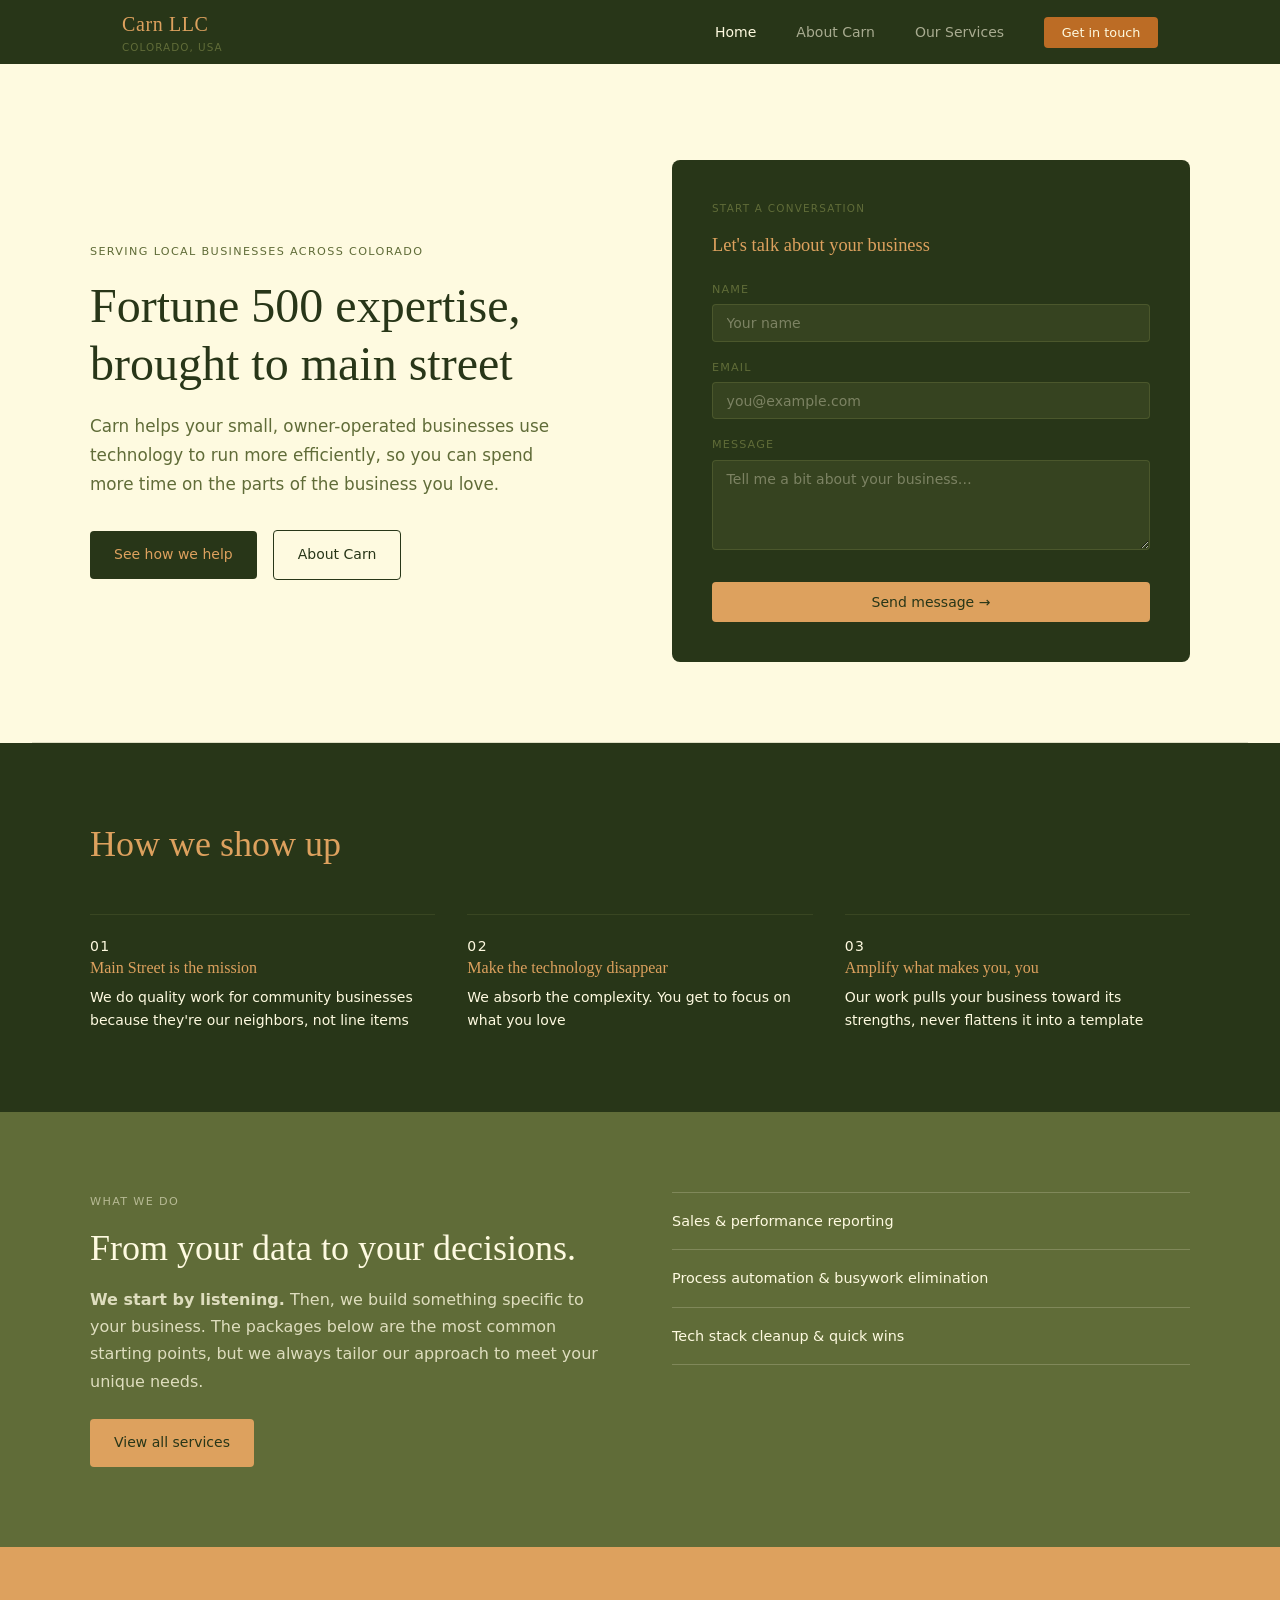
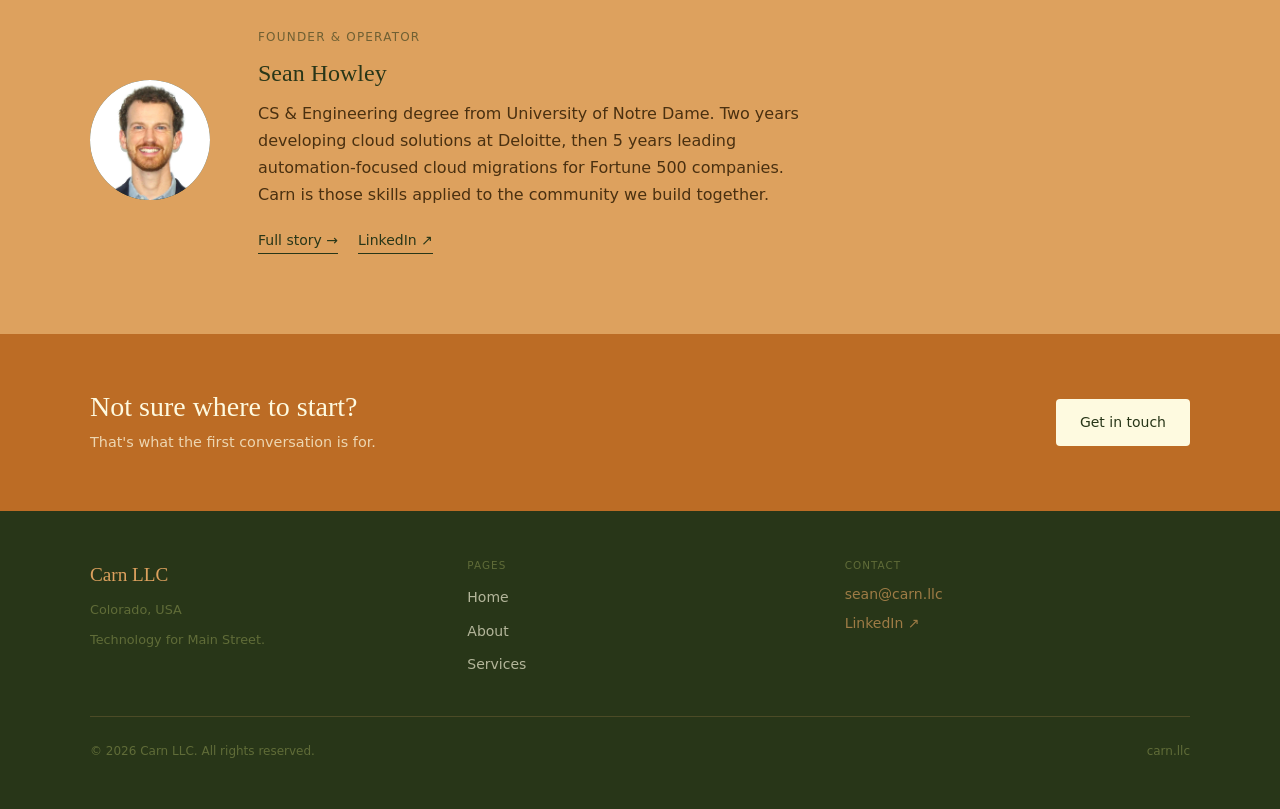
<file: index.html>
<!DOCTYPE html>
<html lang="en">
<head>
  <meta charset="UTF-8" />
  <meta name="viewport" content="width=device-width, initial-scale=1.0" />
  <title>Carn LLC — Technology for Main Street</title>
  <meta name="description" content="Carn LLC brings world-class technology and automation skills to small, owner-operated businesses across Colorado." />
  <link rel="stylesheet" href="styles.css" />
  <style>
    .hero {
      background: var(--cornsilk);
      padding: 6rem 2rem 5rem;
    }
    .hero-inner {
      max-width: var(--max-w);
      margin: 0 auto;
      display: grid;
      grid-template-columns: 1fr 1fr;
      gap: 4rem;
      align-items: center;
    }
    .hero-content h1 { margin-bottom: 1.25rem; }
    .hero-content p {
      font-size: 1.05rem;
      color: var(--dark-moss);
      max-width: 460px;
      margin-bottom: 2rem;
    }
    .hero-ctas { display: flex; gap: 1rem; flex-wrap: wrap; align-items: center; }
    .hero-aside {
      background: var(--pakistan);
      border-radius: 8px;
      padding: 2.5rem;
    }
    .hero-aside-label {
      font-size: 0.65rem;
      letter-spacing: 0.12em;
      text-transform: uppercase;
      color: var(--dark-moss);
      font-weight: 500;
      margin-bottom: 1rem;
      display: block;
    }
    .hero-aside blockquote {
      font-family: var(--font);
      font-size: 1.15rem;
      color: var(--earth);
      line-height: 1.6;
      font-style: italic;
      border-left: 2px solid var(--dark-moss);
      padding-left: 1.25rem;
    }
    .hero-aside h3 {
      font-family: var(--font);
      color: var(--earth);
      font-size: 1.15rem;
      margin-bottom: 1.5rem;
    }
    .values {
      background: var(--pakistan);
      padding: var(--section-pad);
    }
    .values-inner { max-width: var(--max-w); margin: 0 auto; }
    .values-header {
      margin-bottom: 3rem;
      display: flex;
      justify-content: space-between;
      align-items: flex-end;
      flex-wrap: wrap;
      gap: 1rem;
    }
    .values-header h2 { color: var(--earth); }
    .values-header p { font-size: 0.9rem; color: var(--cornsilk); max-width: 340px; margin: 0; }
    .values-grid { display: grid; grid-template-columns: repeat(3, 1fr); gap: 2rem; }
    .value-card { border-top: 1px solid rgba(96,108,56,0.3); padding-top: 1.25rem; }
    .value-num { font-size: 0.65rem; letter-spacing: 0.1em; color: var(--cornsilk); font-weight: 500; margin-bottom: 0.6rem; }
    .value-card h3 { color: var(--earth); margin-bottom: 0.5rem; font-size: 1rem; }
    .value-card p { font-size: 0.875rem; color: var(--cornsilk); margin: 0; line-height: 1.65; }

    .services-preview {
      background: var(--dark-moss);
      padding: var(--section-pad);
    }
    .services-preview-inner {
      max-width: var(--max-w);
      margin: 0 auto;
      display: grid;
      grid-template-columns: 1fr 1fr;
      gap: 4rem;
      align-items: start;
    }
    .services-preview-left h2 { color: var(--cornsilk); margin-bottom: 1rem; }
    .services-preview-left p { color: var(--cornsilk); opacity: 0.8; margin-bottom: 1.5rem; }
    .services-list { list-style: none; }
    .services-list li {
      border-top: 0.5px solid rgba(254,250,224,0.2);
      padding: 1rem 0;
      display: flex;
      justify-content: space-between;
      align-items: center;
    }
    .services-list li:last-child { border-bottom: 0.5px solid rgba(254,250,224,0.2); }
    .services-list .service-name { font-size: 0.9rem; color: var(--cornsilk); font-weight: 500; }
    .services-list .service-arrow { color: var(--earth); font-size: 1.1rem; }

    .about-teaser {
      background: var(--earth);
      padding: var(--section-pad);
    }
    .about-teaser-inner {
      max-width: var(--max-w);
      margin: 0 auto;
      display: grid;
      grid-template-columns: auto 1fr;
      gap: 3rem;
      align-items: center;
    }
    .about-avatar {
      width: 120px;
      height: 120px;
      border-radius: 50%;
      background: var(--pakistan);
      display: flex;
      align-items: center;
      justify-content: center;
      color: var(--earth);
      font-family: var(--font);
      font-size: 2rem;
      flex-shrink: 0;
    }
    .about-teaser-text h2 { color: var(--pakistan); margin-bottom: 0.75rem; font-size: 1.5rem; }
    .about-teaser-text .role {
      font-size: 0.75rem;
      letter-spacing: 0.1em;
      text-transform: uppercase;
      color: var(--pakistan);
      opacity: 0.6;
      font-weight: 500;
      margin-bottom: 0.75rem;
      display: block;
    }
    .about-teaser-text p { color: #4A3010; max-width: 560px; }
    .about-teaser-links { display: flex; gap: 1.25rem; margin-top: 1.25rem; flex-wrap: wrap; }
    .about-teaser-links a {
      font-size: 0.875rem;
      color: var(--pakistan);
      border-bottom: 1px solid var(--pakistan);
      padding-bottom: 1px;
      font-weight: 500;
    }

    .cta-band {
      background: var(--tigers-eye);
      padding: 3.5rem 2rem;
    }
    .cta-band-inner {
      max-width: var(--max-w);
      margin: 0 auto;
      display: flex;
      justify-content: space-between;
      align-items: center;
      gap: 2rem;
      flex-wrap: wrap;
    }
    .cta-band h2 { color: var(--cornsilk); font-size: 1.75rem; }
    .cta-band p { color: rgba(254,250,224,0.75); margin: 0.4rem 0 0; font-size: 0.9rem; }

    @media (max-width: 768px) {
      .hero-inner { grid-template-columns: 1fr; gap: 2.5rem; }
      .values-grid { grid-template-columns: 1fr; gap: 1.5rem; }
      .values-header { flex-direction: column; align-items: flex-start; }
      .services-preview-inner { grid-template-columns: 1fr; gap: 2rem; }
      .about-teaser-inner { grid-template-columns: 1fr; }
      .about-avatar { width: 80px; height: 80px; font-size: 1.5rem; }
      .cta-band-inner { flex-direction: column; align-items: flex-start; }
    }
  </style>
</head>
<body>

  <nav class="nav" role="navigation" aria-label="Main navigation">
    <div class="nav-inner">
      <a href="index.html" class="nav-logo">
        Carn LLC
        <span>Colorado, USA</span>
      </a>
      <button class="nav-toggle" aria-label="Toggle navigation" aria-expanded="false" id="nav-toggle">
        <span></span><span></span><span></span>
      </button>
      <ul class="nav-links" id="nav-links">
        <li><a href="index.html" class="active">Home</a></li>
        <li><a href="about.html">About Carn</a></li>
        <li><a href="services.html">Our Services</a></li>
        <li class="nav-cta"><a href="#" class="open-contact-modal">Get in touch</a></li>
      </ul>
    </div>
  </nav>

  <section class="hero">
    <div class="hero-inner">
      <div class="hero-content">
        <span class="eyebrow">Serving local businesses across Colorado</span>
        <h1>Fortune 500 expertise, brought to main street</h1>
        <p>Carn helps your small, owner-operated businesses use technology to run more efficiently, so you can spend more time on the parts of the business you love.</p>
        <div class="hero-ctas">
          <a href="services.html" class="btn btn-dark">See how we help</a>
          <a href="about.html" class="btn btn-outline">About Carn</a>
        </div>
      </div>
      <div class="hero-aside">
        <span class="hero-aside-label">Start a conversation</span>
        <h3>Let's talk about your business</h3>
        <form id="contact-form" action="https://formspree.io/f/mbdebvpv" method="POST">
          <div class="form-group">
            <label for="name">Name</label>
            <input type="text" id="name" name="name" required placeholder="Your name" autocomplete="name" />
          </div>
          <div class="form-group">
            <label for="email">Email</label>
            <input type="email" id="email" name="email" required placeholder="you@example.com" autocomplete="email" />
          </div>
          <div class="form-group">
            <label for="message">Message</label>
            <textarea id="message" name="message" required placeholder="Tell me a bit about your business…"></textarea>
          </div>
          <button type="submit" class="btn btn-tan form-submit">Send message →</button>
          <p class="form-success" id="form-success">Thanks! I'll be in touch soon.</p>
        </form>
      </div>
    </div>
  </section>

  <hr class="divider" />

  <section class="values">
    <div class="values-inner">
      <div class="values-header">
        <h2>How we show up</h2>
      </div>
      <div class="values-grid">
        <div class="value-card">
          <p class="value-num">01</p>
          <h3>Main Street is the mission</h3>
          <p>We do quality work for community businesses because they're our neighbors, not line items</p>
        </div>
        <div class="value-card">
          <p class="value-num">02</p>
          <h3>Make the technology disappear</h3>
          <p>We absorb the complexity. You get to focus on what you love</p>
        </div>
        <div class="value-card">
          <p class="value-num">03</p>
          <h3>Amplify what makes you, you</h3>
          <p>Our work pulls your business toward its strengths, never flattens it into a template</p>
        </div>
      </div>
    </div>
  </section>

  <section class="services-preview">
    <div class="services-preview-inner">
      <div class="services-preview-left">
        <span class="eyebrow" style="color: var(--cornsilk); opacity: 0.55;">What we do</span>
        <h2>From your data to your decisions.</h2>
        <p><b>We start by listening.</b> Then, we build something specific to your business. The packages below are the most common starting points, but we always tailor our approach to meet your unique needs.</p>
        <a href="services.html" class="btn btn-tan">View all services</a>
      </div>
      <div>
        <ul class="services-list">
          <li>
            <span class="service-name">Sales &amp; performance reporting</span>
            <!-- <span class="service-arrow">→</span> -->
          </li>
          <li>
            <span class="service-name">Process automation &amp; busywork elimination</span>
            <!-- <span class="service-arrow">→</span> -->
          </li>
          <li>
            <span class="service-name">Tech stack cleanup &amp; quick wins</span>
            <!-- <span class="service-arrow">→</span> -->
          </li>
        </ul>
      </div>
    </div>
  </section>

  <section class="about-teaser">
    <div class="about-teaser-inner">
      <div class="about-avatar">
        <img src="professional_headshot.png" alt="Sean Howley" style="width:100%;height:100%;object-fit:cover;border-radius:50%;" />
      </div>
      <div class="about-teaser-text">
        <span class="role">Founder &amp; Operator</span>
        <h2>Sean Howley</h2>
        <p>CS &amp; Engineering degree from University of Notre Dame. Two years developing cloud solutions at Deloitte, then 5 years leading automation-focused cloud migrations for Fortune 500 companies. Carn is those skills applied to the community we build together.</p>
        <div class="about-teaser-links">
          <a href="about.html">Full story →</a>
          <a href="https://www.linkedin.com/in/sean-howley/" target="_blank" rel="noopener">LinkedIn ↗</a>
        </div>
      </div>
    </div>
  </section>

  <section class="cta-band">
    <div class="cta-band-inner">
      <div>
        <h2>Not sure where to start?</h2>
        <p>That's what the first conversation is for.</p>
      </div>
      <a href="#" class="btn btn-light open-contact-modal">Get in touch</a>
    </div>
  </section>

  <footer class="footer">
    <div class="footer-inner">
      <div class="footer-brand">
        <p class="footer-logo">Carn LLC</p>
        <p>Colorado, USA</p>
        <p style="margin-top: 0.5rem; font-size: 0.8rem;">Technology for Main Street.</p>
      </div>
      <div class="footer-links">
        <h4>Pages</h4>
        <ul>
          <li><a href="index.html">Home</a></li>
          <li><a href="about.html">About</a></li>
          <li><a href="services.html">Services</a></li>
        </ul>
      </div>
      <div class="footer-contact">
        <h4>Contact</h4>
        <p><a href="mailto:sean@carn.llc">sean@carn.llc</a></p>
        <p><a href="https://www.linkedin.com/in/sean-howley/" target="_blank" rel="noopener">LinkedIn ↗</a></p>
      </div>
    </div>
    <div class="footer-bottom">
      <span>© 2026 Carn LLC. All rights reserved.</span>
      <span>carn.llc</span>
    </div>
  </footer>

  <!-- Contact Modal -->
  <div class="modal-overlay" id="contact-modal" role="dialog" aria-modal="true" aria-label="Contact form">
    <div class="modal-card">
      <button class="modal-close" id="modal-close" aria-label="Close">&times;</button>
      <span class="hero-aside-label">Start a conversation</span>
      <h3>Let's talk about your business</h3>
      <form id="modal-contact-form" action="https://formspree.io/f/mbdebvpv" method="POST">
        <div class="form-group">
          <label for="modal-name">Name</label>
          <input type="text" id="modal-name" name="name" required placeholder="Your name" autocomplete="name" />
        </div>
        <div class="form-group">
          <label for="modal-email">Email</label>
          <input type="email" id="modal-email" name="email" required placeholder="you@example.com" autocomplete="email" />
        </div>
        <div class="form-group">
          <label for="modal-message">Message</label>
          <textarea id="modal-message" name="message" required placeholder="Tell me a bit about your business…"></textarea>
        </div>
        <button type="submit" class="btn btn-tan form-submit">Send message →</button>
        <p class="form-success" id="modal-form-success">Thanks! I'll be in touch soon.</p>
      </form>
    </div>
  </div>

  <script src="main.js"></script>
</body>
</html>
</file>
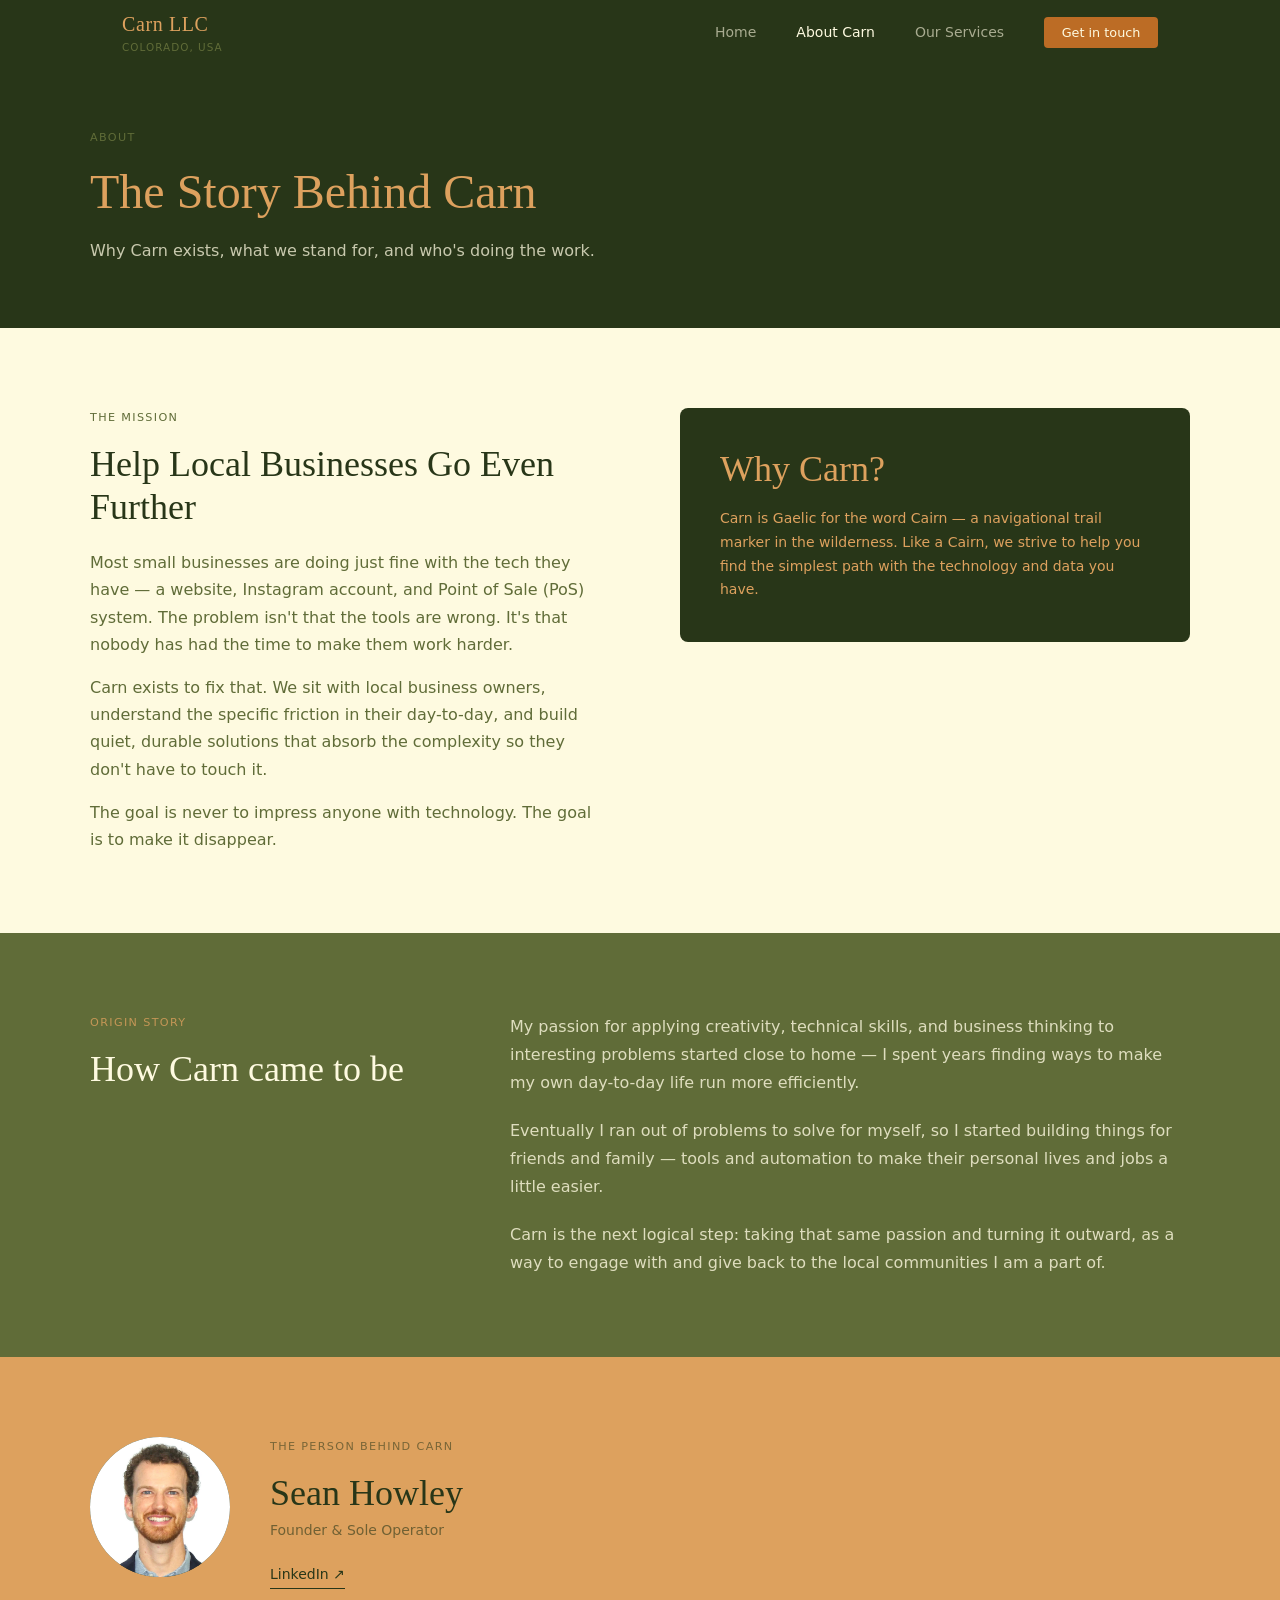
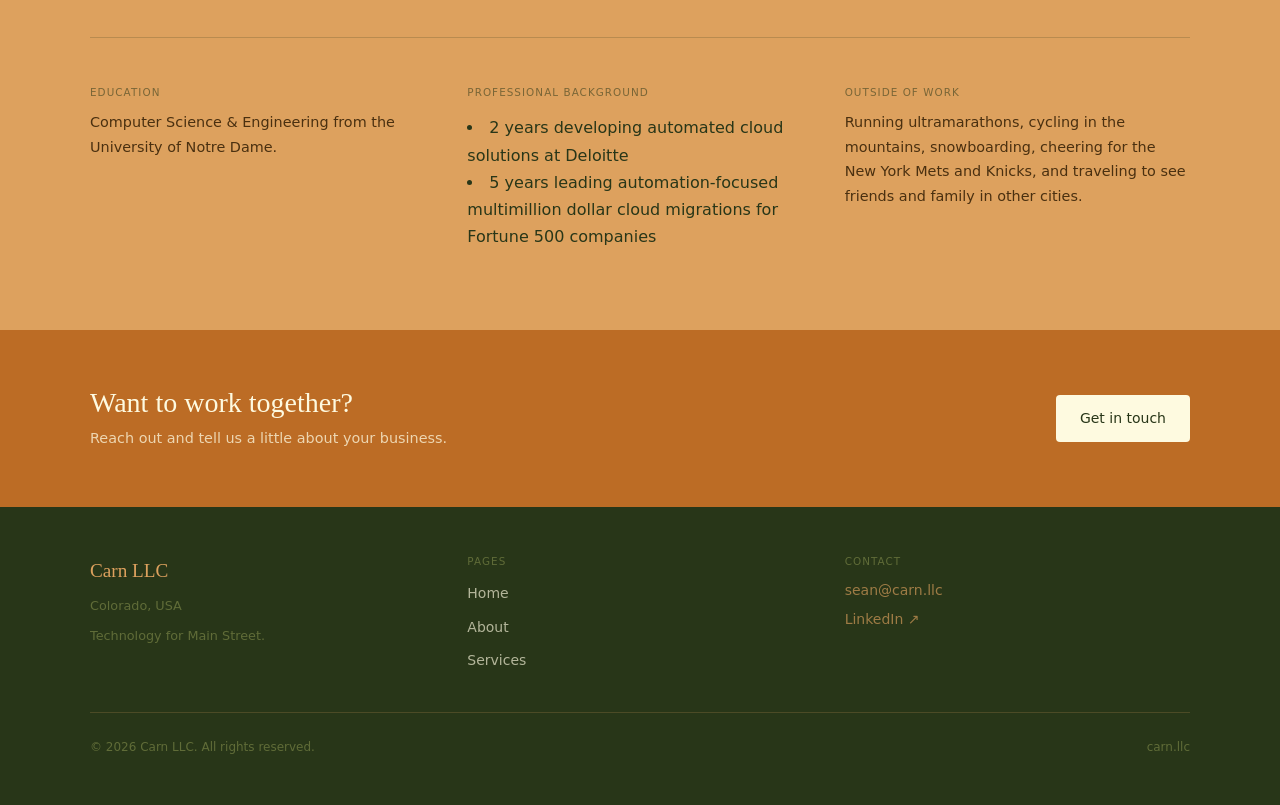
<file: about.html>
<!DOCTYPE html>
<html lang="en">
<head>
  <meta charset="UTF-8" />
  <meta name="viewport" content="width=device-width, initial-scale=1.0" />
  <title>About — Carn LLC</title>
  <meta name="description" content="Learn about Carn LLC's mission, the meaning behind the name, and meet Sean Howley, founder and sole operator." />
  <link rel="stylesheet" href="styles.css" />
  <style>
    .mission {
      background: var(--cornsilk);
      padding: var(--section-pad);
    }
    .mission-inner {
      max-width: var(--max-w);
      margin: 0 auto;
      display: grid;
      grid-template-columns: 1fr 1fr;
      gap: 5rem;
      align-items: start;
    }
    .mission-left h2 { margin-bottom: 1.25rem; }
    .mission-left p { color: var(--dark-moss); }
    .mission-right {
      background: var(--pakistan);
      border-radius: 8px;
      padding: 2.5rem;
    }
    .mission-right-label {
      font-family: var(--font);
      font-size: clamp(1.5rem, 3vw, 2.25rem);
      font-weight: normal;
      line-height: 1.2;
      color: var(--earth);
      margin-bottom: 1rem;
      display: block;
    }
    .mission-right blockquote {
      font-family: var(--font);
      font-size: 1.2rem;
      color: var(--earth);
      font-style: italic;
      line-height: 1.6;
      border-left: 2px solid var(--dark-moss);
      padding-left: 1.25rem;
      margin-bottom: 1rem;
    }
    .mission-right p { font-size: 0.875rem; color: var(--earth); }

    .name-section {
      background: var(--pakistan);
      padding: var(--section-pad);
    }
    .name-inner {
      max-width: var(--max-w);
      margin: 0 auto;
      display: grid;
      grid-template-columns: 1fr 2fr;
      gap: 4rem;
      align-items: start;
    }
    .name-label {
      font-family: var(--font);
      font-size: 4rem;
      color: var(--dark-moss);
      opacity: 0.4;
      line-height: 1;
    }
    .name-content h2 { color: var(--earth); margin-bottom: 1.25rem; }
    .name-content p { color: var(--cornsilk); opacity: 0.75; }
    .name-content p + p { margin-top: 0.75rem; }

    .origin-story {
      background: var(--dark-moss);
      padding: var(--section-pad);
    }
    .origin-story-inner {
      max-width: var(--max-w);
      margin: 0 auto;
      display: grid;
      grid-template-columns: 1fr 2fr;
      gap: 5rem;
      align-items: start;
    }
    .origin-story-inner h2 {
      font-family: var(--font);
      color: var(--cornsilk);
      font-size: clamp(1.5rem, 3vw, 2.25rem);
    }
    .origin-story-inner .eyebrow { color: var(--earth); opacity: 0.8; }
    .origin-story-body p {
      color: var(--cornsilk);
      opacity: 0.8;
      font-size: 1rem;
      line-height: 1.75;
      margin-bottom: 1.25rem;
    }
    .origin-story-body p:last-child { margin-bottom: 0; }

    @media (max-width: 768px) {
      .origin-story-inner { grid-template-columns: 1fr; gap: 2rem; }
    }

    .sean-section {
      background: var(--earth);
      padding: var(--section-pad);
    }
    .sean-inner { max-width: var(--max-w); margin: 0 auto; }
    .sean-header {
      display: grid;
      grid-template-columns: auto 1fr;
      gap: 2.5rem;
      align-items: start;
      margin-bottom: 3rem;
      padding-bottom: 3rem;
      border-bottom: 0.5px solid rgba(40,54,24,0.2);
    }
    .sean-avatar {
      width: 140px;
      height: 140px;
      border-radius: 50%;
      background: var(--pakistan);
      display: flex;
      align-items: center;
      justify-content: center;
      color: var(--earth);
      font-family: var(--font);
      font-size: 2.5rem;
      flex-shrink: 0;
    }
    .sean-header-text .eyebrow { color: var(--pakistan); opacity: 0.55; }
    .sean-header-text h2 { color: var(--pakistan); margin-bottom: 0.25rem; }
    .sean-header-text .title { font-size: 0.875rem; color: var(--pakistan); opacity: 0.6; margin-bottom: 1.25rem; }
    .sean-links { display: flex; gap: 1.25rem; flex-wrap: wrap; }
    .sean-links a {
      font-size: 0.875rem;
      color: var(--pakistan);
      border-bottom: 1px solid var(--pakistan);
      padding-bottom: 1px;
      font-weight: 500;
    }
    .sean-bio { display: grid; grid-template-columns: 1fr 1fr 1fr; gap: 2rem; }
    .bio-block h4 {
      font-family: var(--font-sans);
      font-size: 0.65rem;
      letter-spacing: 0.1em;
      text-transform: uppercase;
      color: var(--pakistan);
      opacity: 0.55;
      font-weight: 500;
      margin-bottom: 0.75rem;
    }
    .bio-block p { font-size: 0.9rem; color: #4A3010; }

    .cta-band {
      background: var(--tigers-eye);
      padding: 3.5rem 2rem;
    }
    .cta-band-inner {
      max-width: var(--max-w);
      margin: 0 auto;
      display: flex;
      justify-content: space-between;
      align-items: center;
      gap: 2rem;
      flex-wrap: wrap;
    }
    .cta-band h2 { color: var(--cornsilk); font-size: 1.75rem; }
    .cta-band p { color: rgba(254,250,224,0.75); margin: 0.4rem 0 0; font-size: 0.9rem; }

    @media (max-width: 768px) {
      .mission-inner { grid-template-columns: 1fr; gap: 2.5rem; }
      .name-inner { grid-template-columns: 1fr; gap: 1rem; }
      .name-label { font-size: 2.5rem; }
.sean-header { grid-template-columns: 1fr; }
      .sean-bio { grid-template-columns: 1fr; }
      .cta-band-inner { flex-direction: column; align-items: flex-start; }
    }
  </style>
</head>
<body>

  <nav class="nav" role="navigation" aria-label="Main navigation">
    <div class="nav-inner">
      <a href="index.html" class="nav-logo">
        Carn LLC
        <span>Colorado, USA</span>
      </a>
      <button class="nav-toggle" aria-label="Toggle navigation" aria-expanded="false" id="nav-toggle">
        <span></span><span></span><span></span>
      </button>
      <ul class="nav-links" id="nav-links">
        <li><a href="index.html">Home</a></li>
        <li><a href="about.html" class="active">About Carn</a></li>
        <li><a href="services.html">Our Services</a></li>
        <li class="nav-cta"><a href="#" class="open-contact-modal">Get in touch</a></li>
      </ul>
    </div>
  </nav>

  <section class="page-hero">
    <div class="page-hero-inner">
      <span class="eyebrow">About</span>
      <h1>The Story Behind Carn</h1>
      <p>Why Carn exists, what we stand for, and who's doing the work.</p>
    </div>
  </section>

  <section class="mission">
    <div class="mission-inner">
      <div class="mission-left">
        <span class="eyebrow">The mission</span>
        <h2>Help Local Businesses Go Even Further</h2>
        <p>Most small businesses are doing just fine with the tech they have — a website, Instagram account, and Point of Sale (PoS) system. The problem isn't that the tools are wrong. It's that nobody has had the time to make them work harder.</p>
        <p>Carn exists to fix that. We sit with local business owners, understand the specific friction in their day-to-day, and build quiet, durable solutions that absorb the complexity so they don't have to touch it.</p>
        <p>The goal is never to impress anyone with technology. The goal is to make it disappear.</p>
      </div>
      <div class="mission-right">
        <span class="mission-right-label">Why Carn?</span>
        <p>Carn is Gaelic for the word Cairn — a navigational trail marker in the wilderness. Like a Cairn, we strive to help you find the simplest path with the technology and data you have.</p>
      </div>
    </div>
  </section>

  <section class="origin-story">
    <div class="origin-story-inner">
      <div>
        <span class="eyebrow">Origin Story</span>
        <h2>How Carn came to be</h2>
      </div>
      <div class="origin-story-body">
        <p>My passion for applying creativity, technical skills, and business thinking to interesting problems started close to home — I spent years finding ways to make my own day-to-day life run more efficiently.</p>
        <p>Eventually I ran out of problems to solve for myself, so I started building things for friends and family — tools and automation to make their personal lives and jobs a little easier.</p>
        <p>Carn is the next logical step: taking that same passion and turning it outward, as a way to engage with and give back to the local communities I am a part of.</p>
      </div>
    </div>
  </section>

  <section class="sean-section">
    <div class="sean-inner">
      <div class="sean-header">
        <div class="sean-avatar">
          <img src="professional_headshot.png" alt="Sean Howley" style="width:100%;height:100%;object-fit:cover;border-radius:50%;" />
        </div>
        <div class="sean-header-text">
          <span class="eyebrow">The person behind Carn</span>
          <h2>Sean Howley</h2>
          <p class="title">Founder &amp; Sole Operator</p>
          <div class="sean-links">
            <a href="https://www.linkedin.com/in/sean-howley/" target="_blank" rel="noopener">LinkedIn ↗</a>
            <!-- <a href="/resume.pdf" target="_blank" rel="noopener">Resume ↗</a> -->
          </div>
        </div>
      </div>
      <div class="sean-bio">
        <div class="bio-block">
          <h4>Education</h4>
          <p>Computer Science &amp; Engineering from the University of Notre Dame.</p>
        </div>
        <div class="bio-block">
          <h4>Professional background</h4>
          <p>
            <li>2 years developing automated cloud solutions at Deloitte</li> 
            <li>5 years leading automation-focused multimillion dollar cloud migrations for Fortune 500 companies</li>
          </p>
        </div>
        <div class="bio-block">
          <h4>Outside of work</h4>
          <p>Running ultramarathons, cycling in the mountains, snowboarding, cheering for the New York Mets and Knicks, and traveling to see friends and family in other cities.</p>
        </div>
      </div>
    </div>
  </section>

  <section class="cta-band">
    <div class="cta-band-inner">
      <div>
        <h2>Want to work together?</h2>
        <p>Reach out and tell us a little about your business.</p>
      </div>
      <a href="#" class="btn btn-light open-contact-modal">Get in touch</a>
    </div>
  </section>

  <footer class="footer">
    <div class="footer-inner">
      <div class="footer-brand">
        <p class="footer-logo">Carn LLC</p>
        <p>Colorado, USA</p>
        <p style="margin-top: 0.5rem; font-size: 0.8rem;">Technology for Main Street.</p>
      </div>
      <div class="footer-links">
        <h4>Pages</h4>
        <ul>
          <li><a href="index.html">Home</a></li>
          <li><a href="about.html">About</a></li>
          <li><a href="services.html">Services</a></li>
        </ul>
      </div>
      <div class="footer-contact">
        <h4>Contact</h4>
        <p><a href="mailto:sean@carn.llc">sean@carn.llc</a></p>
        <p><a href="https://www.linkedin.com/in/sean-howley/" target="_blank" rel="noopener">LinkedIn ↗</a></p>
      </div>
    </div>
    <div class="footer-bottom">
      <span>© 2026 Carn LLC. All rights reserved.</span>
      <span>carn.llc</span>
    </div>
  </footer>

  <!-- Contact Modal -->
  <div class="modal-overlay" id="contact-modal" role="dialog" aria-modal="true" aria-label="Contact form">
    <div class="modal-card">
      <button class="modal-close" id="modal-close" aria-label="Close">&times;</button>
      <span class="hero-aside-label">Start a conversation</span>
      <h3>Let's talk about your business</h3>
      <form id="modal-contact-form" action="https://formspree.io/f/mbdebvpv" method="POST">
        <div class="form-group">
          <label for="modal-name">Name</label>
          <input type="text" id="modal-name" name="name" required placeholder="Your name" autocomplete="name" />
        </div>
        <div class="form-group">
          <label for="modal-email">Email</label>
          <input type="email" id="modal-email" name="email" required placeholder="you@example.com" autocomplete="email" />
        </div>
        <div class="form-group">
          <label for="modal-message">Message</label>
          <textarea id="modal-message" name="message" required placeholder="Tell me a bit about your business…"></textarea>
        </div>
        <button type="submit" class="btn btn-tan form-submit">Send message →</button>
        <p class="form-success" id="modal-form-success">Thanks! I'll be in touch soon.</p>
      </form>
    </div>
  </div>

  <script src="main.js"></script>
</body>
</html>
</file>
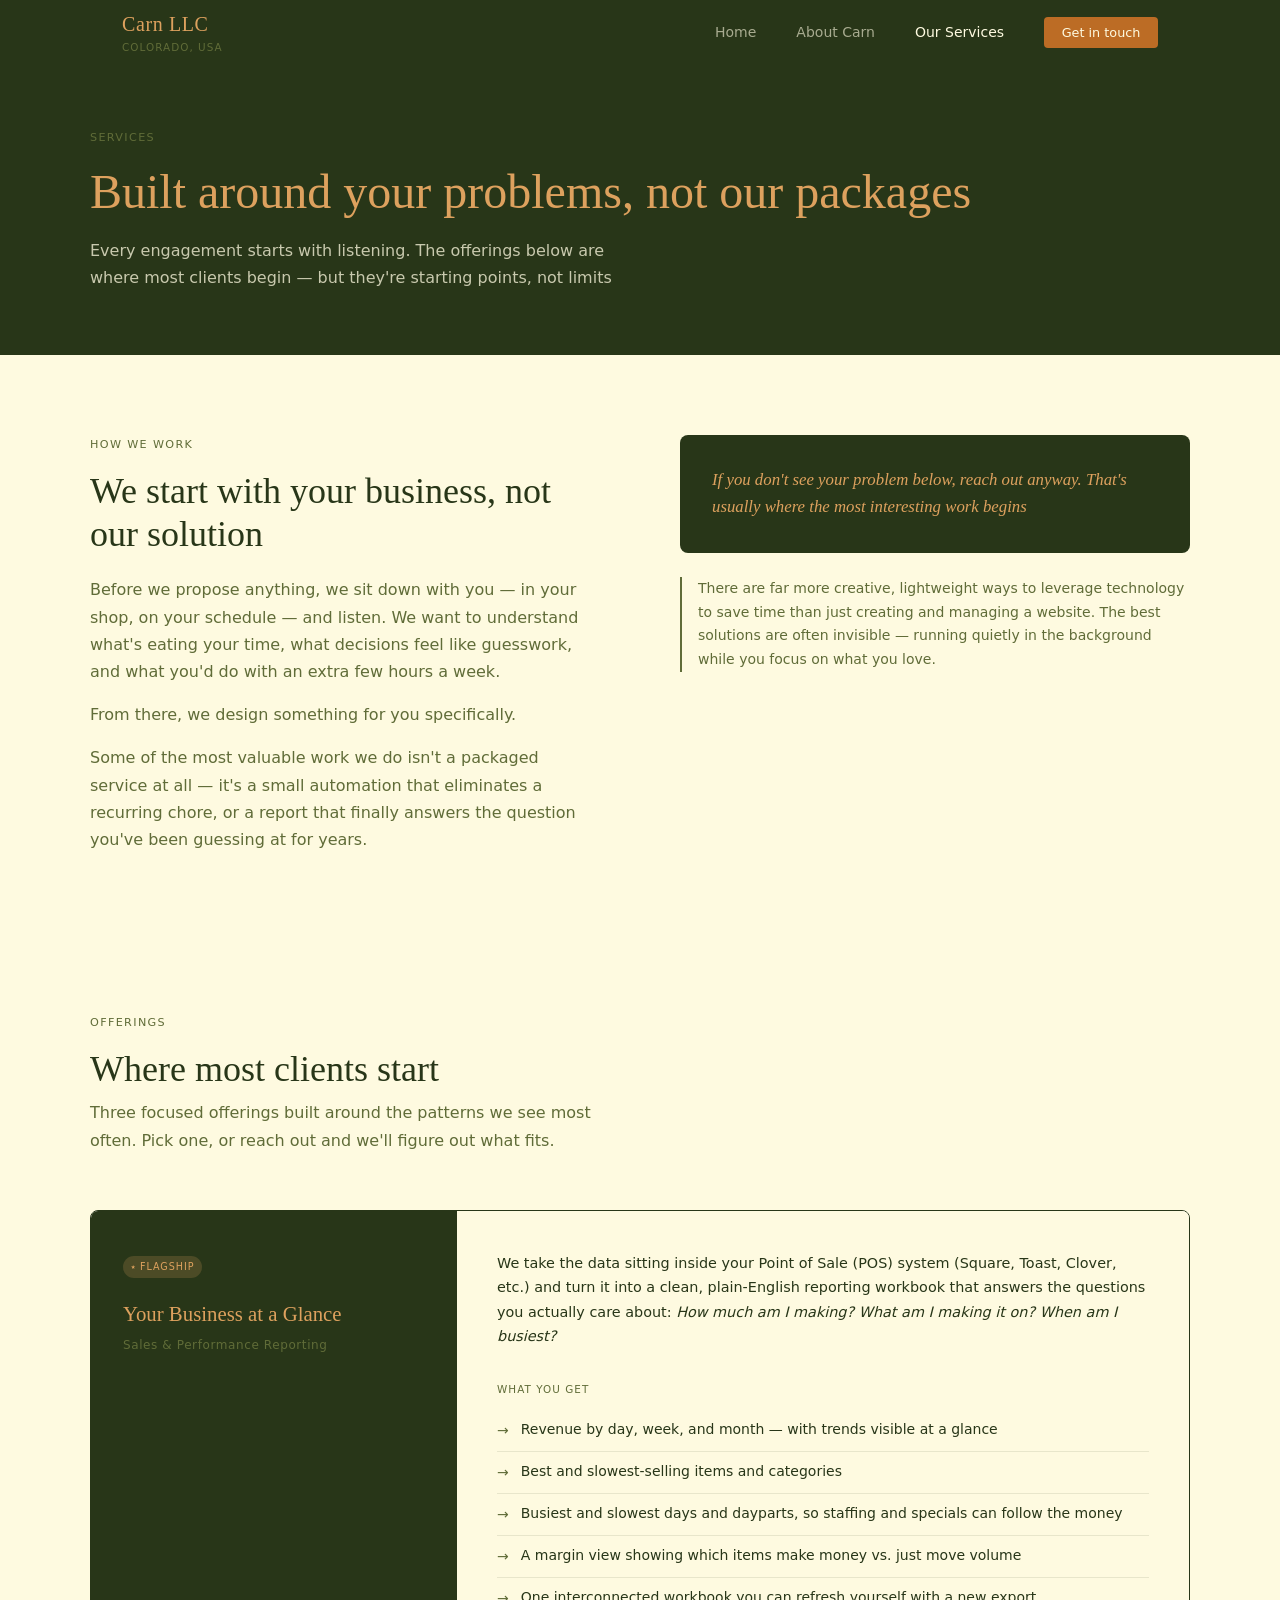
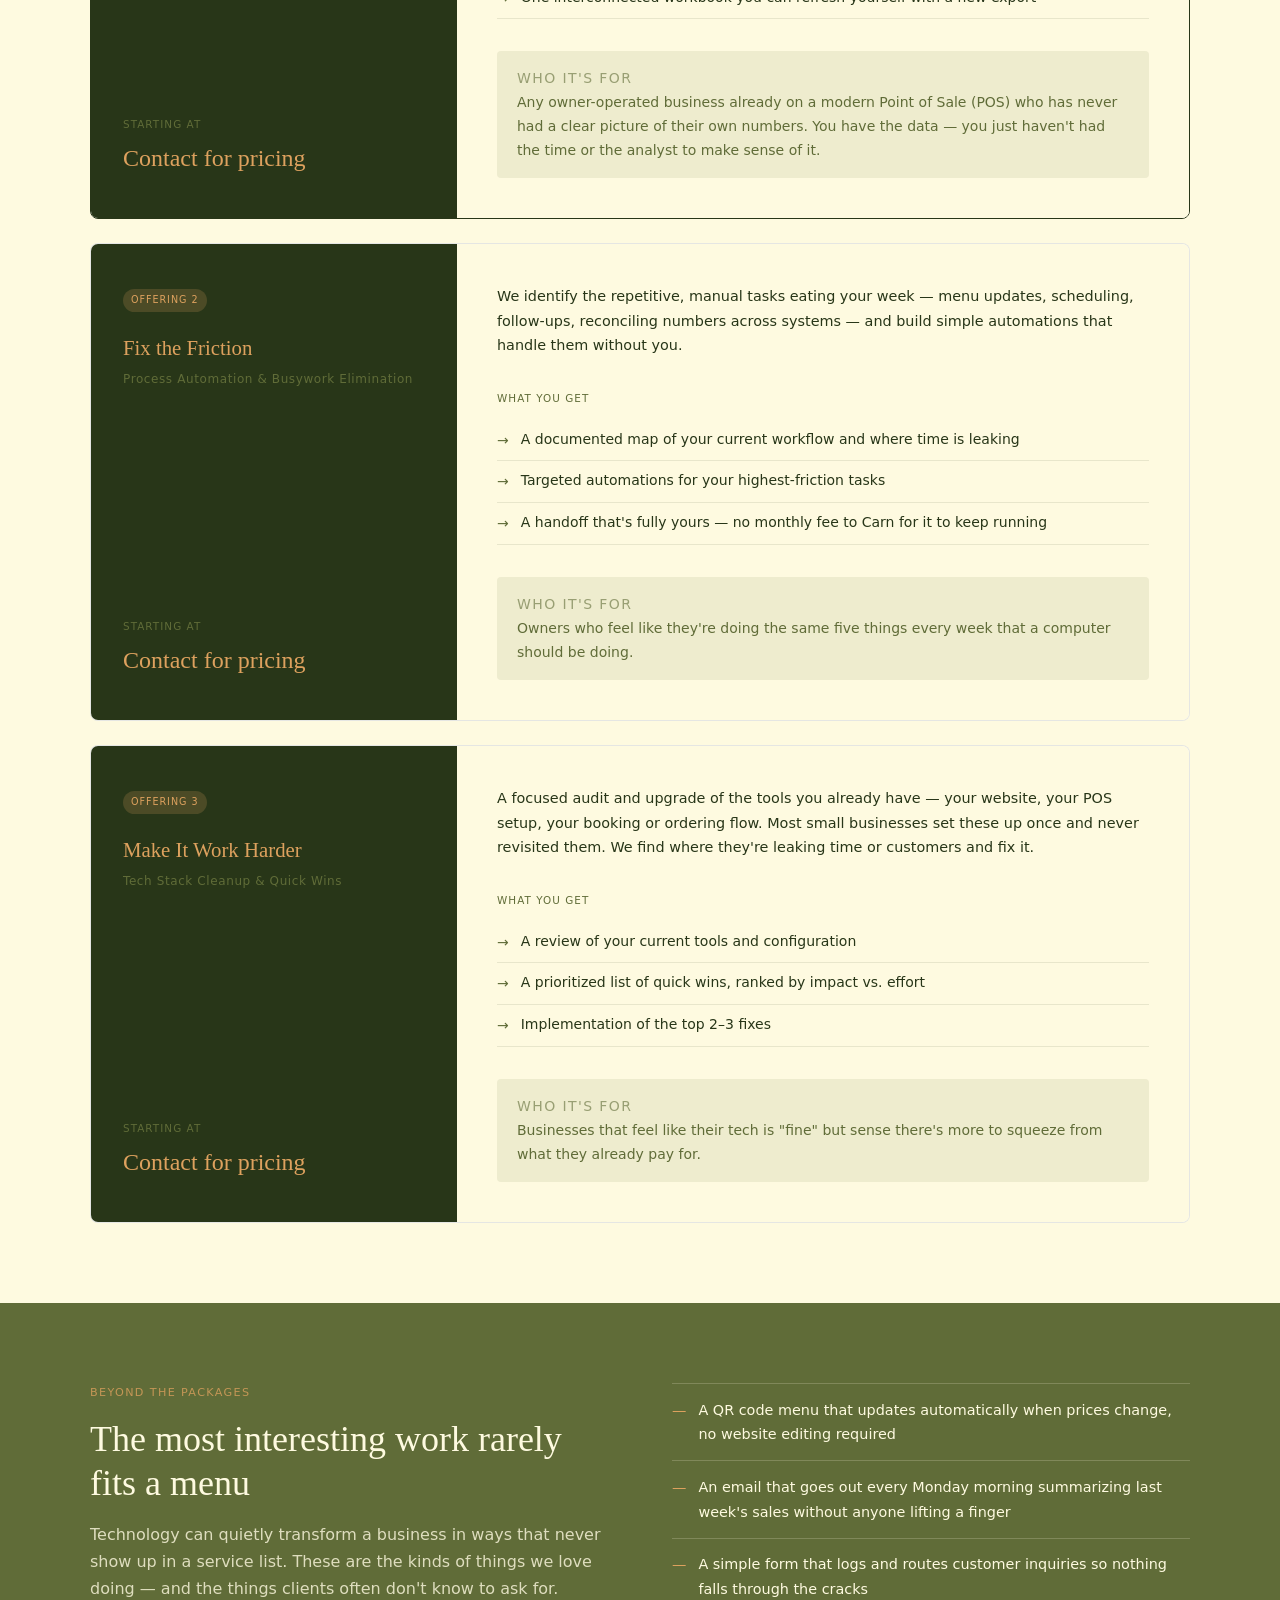
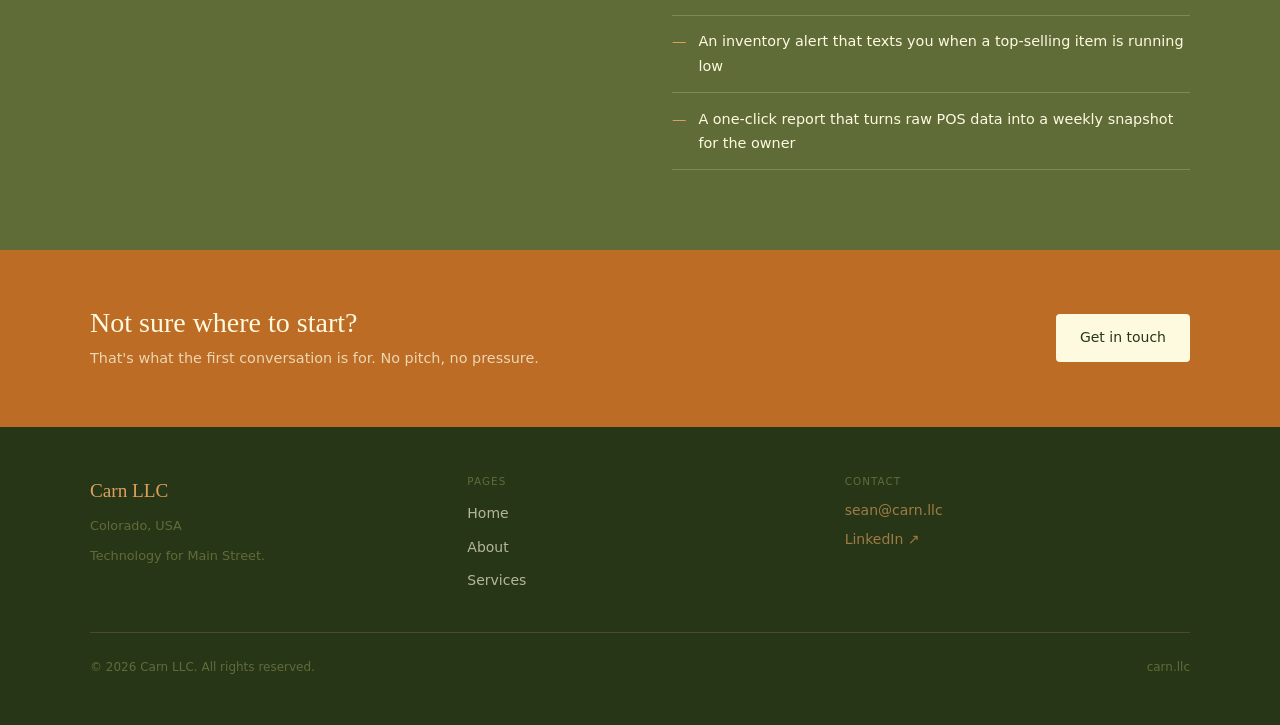
<file: services.html>
<!DOCTYPE html>
<html lang="en">
<head>
  <meta charset="UTF-8" />
  <meta name="viewport" content="width=device-width, initial-scale=1.0" />
  <title>Services — Carn LLC</title>
  <meta name="description" content="Carn LLC offers sales reporting, process automation, and tech stack cleanup for small, owner-operated businesses. Fixed-price, no surprises" />
  <link rel="stylesheet" href="styles.css" />
  <style>
    .approach {
      background: var(--cornsilk);
      padding: var(--section-pad);
    }
    .approach-inner {
      max-width: var(--max-w);
      margin: 0 auto;
      display: grid;
      grid-template-columns: 1fr 1fr;
      gap: 5rem;
      align-items: start;
    }
    .approach-left h2 { margin-bottom: 1.25rem; }
    .approach-left p { color: var(--dark-moss); }
    .approach-callout {
      background: var(--pakistan);
      border-radius: 8px;
      padding: 2rem;
      margin-bottom: 1.5rem;
    }
    .approach-callout p {
      font-family: var(--font);
      font-size: 1.05rem;
      color: var(--earth);
      font-style: italic;
      line-height: 1.6;
      margin: 0;
    }
    .approach-note {
      font-size: 0.875rem;
      color: var(--dark-moss);
      padding-left: 1rem;
      border-left: 2px solid var(--dark-moss);
    }

    .pricing-note {
      background: var(--pakistan);
      padding: 1.5rem 2rem;
    }
    .pricing-note-inner {
      max-width: var(--max-w);
      margin: 0 auto;
      display: flex;
      align-items: center;
      gap: 1.5rem;
      flex-wrap: wrap;
    }
    .pricing-note-icon {
      width: 40px;
      height: 40px;
      border-radius: 50%;
      background: rgba(96,108,56,0.25);
      display: flex;
      align-items: center;
      justify-content: center;
      flex-shrink: 0;
      font-size: 1.1rem;
      color: var(--earth);
    }
    .pricing-note-text p { font-size: 0.875rem; color: var(--cornsilk); margin: 0; opacity: 0.8; }
    .pricing-note-text strong { color: var(--earth); font-weight: 500; }

    .services {
      background: var(--cornsilk);
      padding: var(--section-pad);
    }
    .services-inner { max-width: var(--max-w); margin: 0 auto; }
    .services-inner > h2 { margin-bottom: 0.5rem; }
    .services-inner > p { color: var(--dark-moss); margin-bottom: 3.5rem; max-width: 520px; }
    .service-cards { display: grid; gap: 1.5rem; }

    .service-card {
      background: white;
      border: 0.5px solid rgba(40,54,24,0.12);
      border-radius: 8px;
      overflow: hidden;
      display: grid;
      grid-template-columns: 1fr 2fr;
    }
    .service-card.flagship { border-color: var(--pakistan); border-width: 1.5px; }
    .service-card-sidebar {
      background: var(--pakistan);
      padding: 2.5rem 2rem;
      display: flex;
      flex-direction: column;
      justify-content: space-between;
    }
    .service-card.flagship .service-card-sidebar { background: var(--pakistan); }
    .service-badge {
      display: inline-block;
      font-size: 0.6rem;
      letter-spacing: 0.1em;
      text-transform: uppercase;
      font-weight: 500;
      background: rgba(221,161,94,0.2);
      color: var(--earth);
      padding: 3px 8px;
      border-radius: 20px;
      margin-bottom: 1.5rem;
      width: fit-content;
    }
    .service-card-sidebar h3 {
      font-family: var(--font);
      font-size: 1.3rem;
      color: var(--earth);
      font-weight: normal;
      margin-bottom: 0.5rem;
    }
    .service-card-sidebar .service-subtitle { font-size: 0.75rem; color: var(--dark-moss); letter-spacing: 0.05em; }
    .service-price { margin-top: 2rem; }
    .service-price .price-label {
      font-size: 0.65rem;
      letter-spacing: 0.1em;
      text-transform: uppercase;
      color: var(--dark-moss);
      font-weight: 500;
      display: block;
      margin-bottom: 0.25rem;
    }
    .service-price .price-value { font-family: var(--font); font-size: 1.5rem; color: var(--earth); }

    .service-card-body { padding: 2.5rem; background: var(--cornsilk); }
    .service-card-body .what-it-is { font-size: 0.9rem; color: var(--pakistan); margin-bottom: 2rem; line-height: 1.7; }
    .deliverables-label {
      font-size: 0.65rem;
      letter-spacing: 0.1em;
      text-transform: uppercase;
      color: var(--dark-moss);
      font-weight: 500;
      margin-bottom: 0.75rem;
    }
    .deliverables { list-style: none; margin-bottom: 2rem; }
    .deliverables li {
      font-size: 0.875rem;
      color: var(--pakistan);
      padding: 0.5rem 0;
      border-bottom: 0.5px solid rgba(40,54,24,0.1);
      display: flex;
      align-items: flex-start;
      gap: 0.75rem;
    }
    .deliverables li::before { content: "→"; color: var(--dark-moss); flex-shrink: 0; margin-top: 1px; }
    .who-for {
      background: rgba(96,108,56,0.1);
      border-radius: var(--radius);
      padding: 1rem 1.25rem;
    }
    .who-for-label {
      font-size: 0.65rem;
      letter-spacing: 0.1em;
      text-transform: uppercase;
      color: var(--pakistan);
      font-weight: 500;
      margin-bottom: 0.4rem;
      opacity: 0.6;
    }
    .who-for p { font-size: 0.875rem; color: var(--dark-moss); margin: 0; }

    .beyond {
      background: var(--dark-moss);
      padding: var(--section-pad);
    }
    .beyond-inner {
      max-width: var(--max-w);
      margin: 0 auto;
      display: grid;
      grid-template-columns: 1fr 1fr;
      gap: 4rem;
      align-items: start;
    }
    .beyond-left h2 { color: var(--cornsilk); margin-bottom: 1rem; }
    .beyond-left p { color: var(--cornsilk); opacity: 0.8; }
    .beyond-examples { list-style: none; }
    .beyond-examples li {
      padding: 0.85rem 0;
      border-top: 0.5px solid rgba(254,250,224,0.2);
      font-size: 0.9rem;
      color: var(--cornsilk);
      display: flex;
      gap: 0.75rem;
      align-items: flex-start;
    }
    .beyond-examples li::before { content: "—"; color: var(--earth); flex-shrink: 0; }
    .beyond-examples li:last-child { border-bottom: 0.5px solid rgba(254,250,224,0.2); }

    .cta-band {
      background: var(--tigers-eye);
      padding: 3.5rem 2rem;
    }
    .cta-band-inner {
      max-width: var(--max-w);
      margin: 0 auto;
      display: flex;
      justify-content: space-between;
      align-items: center;
      gap: 2rem;
      flex-wrap: wrap;
    }
    .cta-band h2 { color: var(--cornsilk); font-size: 1.75rem; }
    .cta-band p { color: rgba(254,250,224,0.75); margin: 0.4rem 0 0; font-size: 0.9rem; }

    @media (max-width: 768px) {
      .approach-inner { grid-template-columns: 1fr; gap: 2.5rem; }
      .service-card { grid-template-columns: 1fr; }
      .beyond-inner { grid-template-columns: 1fr; gap: 2rem; }
      .cta-band-inner { flex-direction: column; align-items: flex-start; }
    }
  </style>
</head>
<body>

  <nav class="nav" role="navigation" aria-label="Main navigation">
    <div class="nav-inner">
      <a href="index.html" class="nav-logo">
        Carn LLC
        <span>Colorado, USA</span>
      </a>
      <button class="nav-toggle" aria-label="Toggle navigation" aria-expanded="false" id="nav-toggle">
        <span></span><span></span><span></span>
      </button>
      <ul class="nav-links" id="nav-links">
        <li><a href="index.html">Home</a></li>
        <li><a href="about.html">About Carn</a></li>
        <li><a href="services.html" class="active">Our Services</a></li>
        <li class="nav-cta"><a href="#" class="open-contact-modal">Get in touch</a></li>
      </ul>
    </div>
  </nav>

  <section class="page-hero">
    <div class="page-hero-inner">
      <span class="eyebrow">Services</span>
      <h1>Built around your problems, not our packages</h1>
      <p>Every engagement starts with listening. The offerings below are where most clients begin — but they're starting points, not limits</p>
    </div>
  </section>

  <section class="approach">
    <div class="approach-inner">
      <div class="approach-left">
        <span class="eyebrow">How we work</span>
        <h2>We start with your business, not our solution</h2>
        <p>Before we propose anything, we sit down with you — in your shop, on your schedule — and listen. We want to understand what's eating your time, what decisions feel like guesswork, and what you'd do with an extra few hours a week.</p>
        <p>From there, we design something for you specifically.</p>
        <p>Some of the most valuable work we do isn't a packaged service at all — it's a small automation that eliminates a recurring chore, or a report that finally answers the question you've been guessing at for years.</p>
      </div>
      <div>
        <div class="approach-callout">
          <p>If you don't see your problem below, reach out anyway. That's usually where the most interesting work begins</p>
        </div>
        <p class="approach-note">There are far more creative, lightweight ways to leverage technology to save time than just creating and managing a website. The best solutions are often invisible — running quietly in the background while you focus on what you love.</p>
      </div>
    </div>
  </section>

  <section class="services">
    <div class="services-inner">
      <span class="eyebrow">Offerings</span>
      <h2>Where most clients start</h2>
      <p>Three focused offerings built around the patterns we see most often. Pick one, or reach out and we'll figure out what fits.</p>

      <div class="service-cards">

        <div class="service-card flagship">
          <div class="service-card-sidebar">
            <div>
              <span class="service-badge">⭑ Flagship</span>
              <h3>Your Business at a Glance</h3>
              <p class="service-subtitle">Sales &amp; Performance Reporting</p>
            </div>
            <div class="service-price">
              <span class="price-label">Starting at</span>
              <span class="price-value">Contact for pricing</span>
            </div>
          </div>
          <div class="service-card-body">
            <p class="what-it-is">We take the data sitting inside your Point of Sale (POS) system (Square, Toast, Clover, etc.) and turn it into a clean, plain-English reporting workbook that answers the questions you actually care about: <em>How much am I making? What am I making it on? When am I busiest?</em></p>
            <p class="deliverables-label">What you get</p>
            <ul class="deliverables">
              <li>Revenue by day, week, and month — with trends visible at a glance</li>
              <li>Best and slowest-selling items and categories</li>
              <li>Busiest and slowest days and dayparts, so staffing and specials can follow the money</li>
              <li>A margin view showing which items make money vs. just move volume</li>
              <li>One interconnected workbook you can refresh yourself with a new export</li>
            </ul>
            <div class="who-for">
              <p class="who-for-label">Who it's for</p>
              <p>Any owner-operated business already on a modern Point of Sale (POS) who has never had a clear picture of their own numbers. You have the data — you just haven't had the time or the analyst to make sense of it.</p>
            </div>
          </div>
        </div>

        <div class="service-card">
          <div class="service-card-sidebar">
            <div>
              <span class="service-badge">Offering 2</span>
              <h3>Fix the Friction</h3>
              <p class="service-subtitle">Process Automation &amp; Busywork Elimination</p>
            </div>
            <div class="service-price">
              <span class="price-label">Starting at</span>
              <span class="price-value">Contact for pricing</span>
            </div>
          </div>
          <div class="service-card-body">
            <p class="what-it-is">We identify the repetitive, manual tasks eating your week — menu updates, scheduling, follow-ups, reconciling numbers across systems — and build simple automations that handle them without you.</p>
            <p class="deliverables-label">What you get</p>
            <ul class="deliverables">
              <li>A documented map of your current workflow and where time is leaking</li>
              <li>Targeted automations for your highest-friction tasks</li>
              <li>A handoff that's fully yours — no monthly fee to Carn for it to keep running</li>
            </ul>
            <div class="who-for">
              <p class="who-for-label">Who it's for</p>
              <p>Owners who feel like they're doing the same five things every week that a computer should be doing.</p>
            </div>
          </div>
        </div>

        <div class="service-card">
          <div class="service-card-sidebar">
            <div>
              <span class="service-badge">Offering 3</span>
              <h3>Make It Work Harder</h3>
              <p class="service-subtitle">Tech Stack Cleanup &amp; Quick Wins</p>
            </div>
            <div class="service-price">
              <span class="price-label">Starting at</span>
              <span class="price-value">Contact for pricing</span>
            </div>
          </div>
          <div class="service-card-body">
            <p class="what-it-is">A focused audit and upgrade of the tools you already have — your website, your POS setup, your booking or ordering flow. Most small businesses set these up once and never revisited them. We find where they're leaking time or customers and fix it.</p>
            <p class="deliverables-label">What you get</p>
            <ul class="deliverables">
              <li>A review of your current tools and configuration</li>
              <li>A prioritized list of quick wins, ranked by impact vs. effort</li>
              <li>Implementation of the top 2–3 fixes</li>
            </ul>
            <div class="who-for">
              <p class="who-for-label">Who it's for</p>
              <p>Businesses that feel like their tech is "fine" but sense there's more to squeeze from what they already pay for.</p>
            </div>
          </div>
        </div>

      </div>
    </div>
  </section>

  <section class="beyond">
    <div class="beyond-inner">
      <div class="beyond-left">
        <span class="eyebrow" style="color: var(--earth); opacity: 0.8;">Beyond the packages</span>
        <h2>The most interesting work rarely fits a menu</h2>
        <p>Technology can quietly transform a business in ways that never show up in a service list. These are the kinds of things we love doing — and the things clients often don't know to ask for.</p>
      </div>
      <div>
        <ul class="beyond-examples">
          <li>A QR code menu that updates automatically when prices change, no website editing required</li>
          <li>An email that goes out every Monday morning summarizing last week's sales without anyone lifting a finger</li>
          <li>A simple form that logs and routes customer inquiries so nothing falls through the cracks</li>
          <li>An inventory alert that texts you when a top-selling item is running low</li>
          <li>A one-click report that turns raw POS data into a weekly snapshot for the owner</li>
        </ul>
      </div>
    </div>
  </section>

  <section class="cta-band">
    <div class="cta-band-inner">
      <div>
        <h2>Not sure where to start?</h2>
        <p>That's what the first conversation is for. No pitch, no pressure.</p>
      </div>
      <a href="#" class="btn btn-light open-contact-modal">Get in touch</a>
    </div>
  </section>

  <footer class="footer">
    <div class="footer-inner">
      <div class="footer-brand">
        <p class="footer-logo">Carn LLC</p>
        <p>Colorado, USA</p>
        <p style="margin-top: 0.5rem; font-size: 0.8rem;">Technology for Main Street.</p>
      </div>
      <div class="footer-links">
        <h4>Pages</h4>
        <ul>
          <li><a href="index.html">Home</a></li>
          <li><a href="about.html">About</a></li>
          <li><a href="services.html">Services</a></li>
        </ul>
      </div>
      <div class="footer-contact">
        <h4>Contact</h4>
        <p><a href="mailto:sean@carn.llc">sean@carn.llc</a></p>
        <p><a href="https://www.linkedin.com/in/sean-howley/" target="_blank" rel="noopener">LinkedIn ↗</a></p>
      </div>
    </div>
    <div class="footer-bottom">
      <span>© 2026 Carn LLC. All rights reserved.</span>
      <span>carn.llc</span>
    </div>
  </footer>

  <!-- Contact Modal -->
  <div class="modal-overlay" id="contact-modal" role="dialog" aria-modal="true" aria-label="Contact form">
    <div class="modal-card">
      <button class="modal-close" id="modal-close" aria-label="Close">&times;</button>
      <span class="hero-aside-label">Start a conversation</span>
      <h3>Let's talk about your business</h3>
      <form id="modal-contact-form" action="https://formspree.io/f/mbdebvpv" method="POST">
        <div class="form-group">
          <label for="modal-name">Name</label>
          <input type="text" id="modal-name" name="name" required placeholder="Your name" autocomplete="name" />
        </div>
        <div class="form-group">
          <label for="modal-email">Email</label>
          <input type="email" id="modal-email" name="email" required placeholder="you@example.com" autocomplete="email" />
        </div>
        <div class="form-group">
          <label for="modal-message">Message</label>
          <textarea id="modal-message" name="message" required placeholder="Tell me a bit about your business…"></textarea>
        </div>
        <button type="submit" class="btn btn-tan form-submit">Send message →</button>
        <p class="form-success" id="modal-form-success">Thanks! I'll be in touch soon.</p>
      </form>
    </div>
  </div>

  <script src="main.js"></script>
</body>
</html>
</file>
<file: styles.css>
/* =========================================
   Carn LLC — Shared Stylesheet
   Cloudflare Pages static site
   Color palette: Pakistan Green / Dark Moss / Cornsilk / Earth Yellow / Tiger's Eye
   ========================================= */

:root {
  --pakistan:    #283618;   /* darkest — nav, dark sections, headlines */
  --dark-moss:   #606C38;   /* medium green — services sections, secondary text */
  --cornsilk:    #FEFAE0;   /* lightest — page bg, hero */
  --earth:       #DDA15E;   /* warm accent — logo, labels, card accents */
  --tigers-eye:  #BC6C25;   /* action color — CTA buttons, links */

  /* Semantic aliases (used throughout) */
  --cafe-noir:   var(--pakistan);
  --kombu:       var(--pakistan);
  --moss:        var(--dark-moss);
  --tan:         var(--earth);
  --bone:        var(--cornsilk);

  --font: 'Georgia', serif;
  --font-sans: system-ui, -apple-system, 'Segoe UI', sans-serif;

  --max-w: 1100px;
  --section-pad: 5rem 2rem;
  --radius: 4px;
}

/* ---- Reset ---- */
*, *::before, *::after { box-sizing: border-box; margin: 0; padding: 0; }
html { scroll-behavior: smooth; }
body {
  font-family: var(--font-sans);
  background: var(--cornsilk);
  color: var(--pakistan);
  line-height: 1.7;
  font-size: 16px;
}
img { max-width: 100%; display: block; }
a { color: inherit; text-decoration: none; }

/* ---- Typography ---- */
h1, h2, h3, h4 {
  font-family: var(--font);
  font-weight: normal;
  line-height: 1.2;
  color: var(--pakistan);
}
h1 { font-size: clamp(2rem, 5vw, 3rem); }
h2 { font-size: clamp(1.5rem, 3vw, 2.25rem); }
h3 { font-size: 1.2rem; }
p { margin-bottom: 1rem; }
p:last-child { margin-bottom: 0; }

.eyebrow {
  font-family: var(--font-sans);
  font-size: 0.7rem;
  letter-spacing: 0.12em;
  text-transform: uppercase;
  font-weight: 500;
  color: var(--dark-moss);
  margin-bottom: 1rem;
  display: block;
}

/* ---- Layout ---- */
.container {
  max-width: var(--max-w);
  margin: 0 auto;
  padding: 0 2rem;
}

/* ---- Buttons ---- */
.btn {
  display: inline-block;
  padding: 0.75rem 1.5rem;
  border-radius: var(--radius);
  font-family: var(--font-sans);
  font-size: 0.875rem;
  font-weight: 500;
  cursor: pointer;
  transition: opacity 0.15s ease;
}
.btn:hover { opacity: 0.85; }
.btn-dark {
  background: var(--pakistan);
  color: var(--earth);
}
.btn-action {
  background: var(--tigers-eye);
  color: var(--cornsilk);
}
.btn-outline {
  background: transparent;
  border: 1.5px solid var(--pakistan);
  color: var(--pakistan);
}
.btn-tan {
  background: var(--earth);
  color: var(--pakistan);
}
.btn-light {
  background: var(--cornsilk);
  color: var(--pakistan);
}

/* ---- Navigation ---- */
.nav {
  background: var(--pakistan);
  position: sticky;
  top: 0;
  z-index: 100;
}
.nav-inner {
  max-width: var(--max-w);
  margin: 0 auto;
  padding: 0 2rem;
  height: 64px;
  display: flex;
  align-items: center;
  justify-content: space-between;
}
.nav-logo {
  font-family: var(--font);
  font-size: 1.25rem;
  color: var(--earth);
  letter-spacing: 0.03em;
}
.nav-logo span {
  font-size: 0.65rem;
  font-family: var(--font-sans);
  letter-spacing: 0.1em;
  text-transform: uppercase;
  color: var(--dark-moss);
  display: block;
  margin-top: -2px;
}
.nav-links {
  display: flex;
  gap: 2.5rem;
  align-items: center;
  list-style: none;
}
.nav-links a {
  color: var(--cornsilk);
  font-size: 0.875rem;
  opacity: 0.6;
  transition: opacity 0.15s;
}
.nav-links a:hover { opacity: 1; }
.nav-links a.active { opacity: 1; }
.nav-links .nav-cta a {
  opacity: 1;
  background: var(--tigers-eye);
  color: var(--cornsilk);
  padding: 0.5rem 1.1rem;
  border-radius: var(--radius);
  font-size: 0.8rem;
}
.nav-links .nav-cta a:hover { opacity: 0.85; }

/* Hamburger (mobile) */
.nav-toggle {
  display: none;
  flex-direction: column;
  gap: 5px;
  cursor: pointer;
  background: none;
  border: none;
  padding: 4px;
}
.nav-toggle span {
  display: block;
  width: 22px;
  height: 1.5px;
  background: var(--earth);
  transition: all 0.2s ease;
}

/* ---- Footer ---- */
.footer {
  background: var(--pakistan);
  padding: 3rem 2rem;
}
.footer-inner {
  max-width: var(--max-w);
  margin: 0 auto;
  display: grid;
  grid-template-columns: 1fr 1fr 1fr;
  gap: 2rem;
  align-items: start;
}
.footer-brand .footer-logo {
  font-family: var(--font);
  font-size: 1.2rem;
  color: var(--earth);
  margin-bottom: 0.5rem;
}
.footer-brand p {
  font-size: 0.8rem;
  color: var(--dark-moss);
  margin: 0;
}
.footer-links h4 {
  font-family: var(--font-sans);
  font-size: 0.65rem;
  letter-spacing: 0.1em;
  text-transform: uppercase;
  color: var(--dark-moss);
  margin-bottom: 0.75rem;
  font-weight: 500;
}
.footer-links ul { list-style: none; }
.footer-links li { margin-bottom: 0.4rem; }
.footer-links a {
  font-size: 0.875rem;
  color: var(--cornsilk);
  opacity: 0.65;
  transition: opacity 0.15s;
}
.footer-links a:hover { opacity: 1; }
.footer-contact h4 {
  font-family: var(--font-sans);
  font-size: 0.65rem;
  letter-spacing: 0.1em;
  text-transform: uppercase;
  color: var(--dark-moss);
  margin-bottom: 0.75rem;
  font-weight: 500;
}
.footer-contact p {
  font-size: 0.875rem;
  color: var(--cornsilk);
  opacity: 0.65;
  margin-bottom: 0.3rem;
}
.footer-contact a {
  color: var(--earth);
  opacity: 1;
}
.footer-bottom {
  max-width: var(--max-w);
  margin: 2rem auto 0;
  padding-top: 1.5rem;
  border-top: 0.5px solid rgba(221,161,94,0.2);
  font-size: 0.75rem;
  color: var(--dark-moss);
  display: flex;
  justify-content: space-between;
}

/* ---- Page hero (inner pages) ---- */
.page-hero {
  background: var(--pakistan);
  padding: 4rem 2rem;
}
.page-hero-inner {
  max-width: var(--max-w);
  margin: 0 auto;
}
.page-hero h1 { color: var(--earth); }
.page-hero .eyebrow { color: var(--dark-moss); }
.page-hero p {
  color: var(--cornsilk);
  opacity: 0.75;
  max-width: 560px;
  margin-top: 1rem;
}

/* ---- Forms ---- */
.form-group { margin-bottom: 1rem; }
.form-group label {
  display: block;
  font-size: 0.7rem;
  letter-spacing: 0.1em;
  text-transform: uppercase;
  color: var(--dark-moss);
  font-weight: 500;
  margin-bottom: 0.35rem;
}
.form-group input,
.form-group textarea {
  width: 100%;
  background: rgba(96,108,56,0.25);
  border: 1px solid rgba(96,108,56,0.5);
  border-radius: var(--radius);
  padding: 0.6rem 0.85rem;
  font-family: var(--font-sans);
  font-size: 0.875rem;
  color: var(--cornsilk);
  outline: none;
  transition: border-color 0.15s;
}
.form-group input::placeholder,
.form-group textarea::placeholder { color: rgba(254,250,224,0.35); }
.form-group input:focus,
.form-group textarea:focus { border-color: var(--earth); }
.form-group textarea { resize: vertical; min-height: 90px; }
.form-submit { width: 100%; margin-top: 0.5rem; border: none; cursor: pointer; }
.form-success {
  margin-top: 1rem;
  font-size: 0.875rem;
  color: var(--earth);
  text-align: center;
  display: none;
}

/* ---- Contact Modal ---- */
.modal-overlay {
  position: fixed;
  inset: 0;
  background: rgba(40,54,24,0.75);
  z-index: 200;
  display: flex;
  align-items: center;
  justify-content: center;
  padding: 1.5rem;
  opacity: 0;
  pointer-events: none;
  transition: opacity 0.2s ease;
}
.modal-overlay.open {
  opacity: 1;
  pointer-events: all;
}
.modal-card {
  background: var(--pakistan);
  border-radius: 8px;
  padding: 2.5rem;
  width: 100%;
  max-width: 480px;
  position: relative;
  transform: translateY(12px);
  transition: transform 0.2s ease;
}
.modal-overlay.open .modal-card { transform: translateY(0); }
.modal-close {
  position: absolute;
  top: 1rem;
  right: 1.25rem;
  background: none;
  border: none;
  color: var(--dark-moss);
  font-size: 1.5rem;
  line-height: 1;
  cursor: pointer;
  padding: 0;
  transition: color 0.15s;
}
.modal-close:hover { color: var(--earth); }
.modal-card h3 {
  font-family: var(--font);
  color: var(--earth);
  font-size: 1.25rem;
  margin-bottom: 1.5rem;
}

/* ---- Divider ---- */
.divider {
  border: none;
  border-top: 0.5px solid rgba(40,54,24,0.15);
  margin: 0 2rem;
}

/* ---- Mobile ---- */
@media (max-width: 768px) {
  :root { --section-pad: 3rem 1.5rem; }

  .nav-toggle { display: flex; }
  .nav-links {
    display: none;
    position: absolute;
    top: 64px;
    left: 0;
    right: 0;
    background: var(--pakistan);
    flex-direction: column;
    gap: 0;
    padding: 1rem 0;
  }
  .nav-links.open { display: flex; }
  .nav-links li { width: 100%; }
  .nav-links a {
    display: block;
    padding: 0.75rem 2rem;
    opacity: 0.8;
  }
  .nav-links .nav-cta a {
    margin: 0.5rem 2rem;
    display: inline-block;
    border-radius: var(--radius);
  }
  .footer-inner { grid-template-columns: 1fr; }
  .footer-bottom { flex-direction: column; gap: 0.5rem; }
}
</file>
